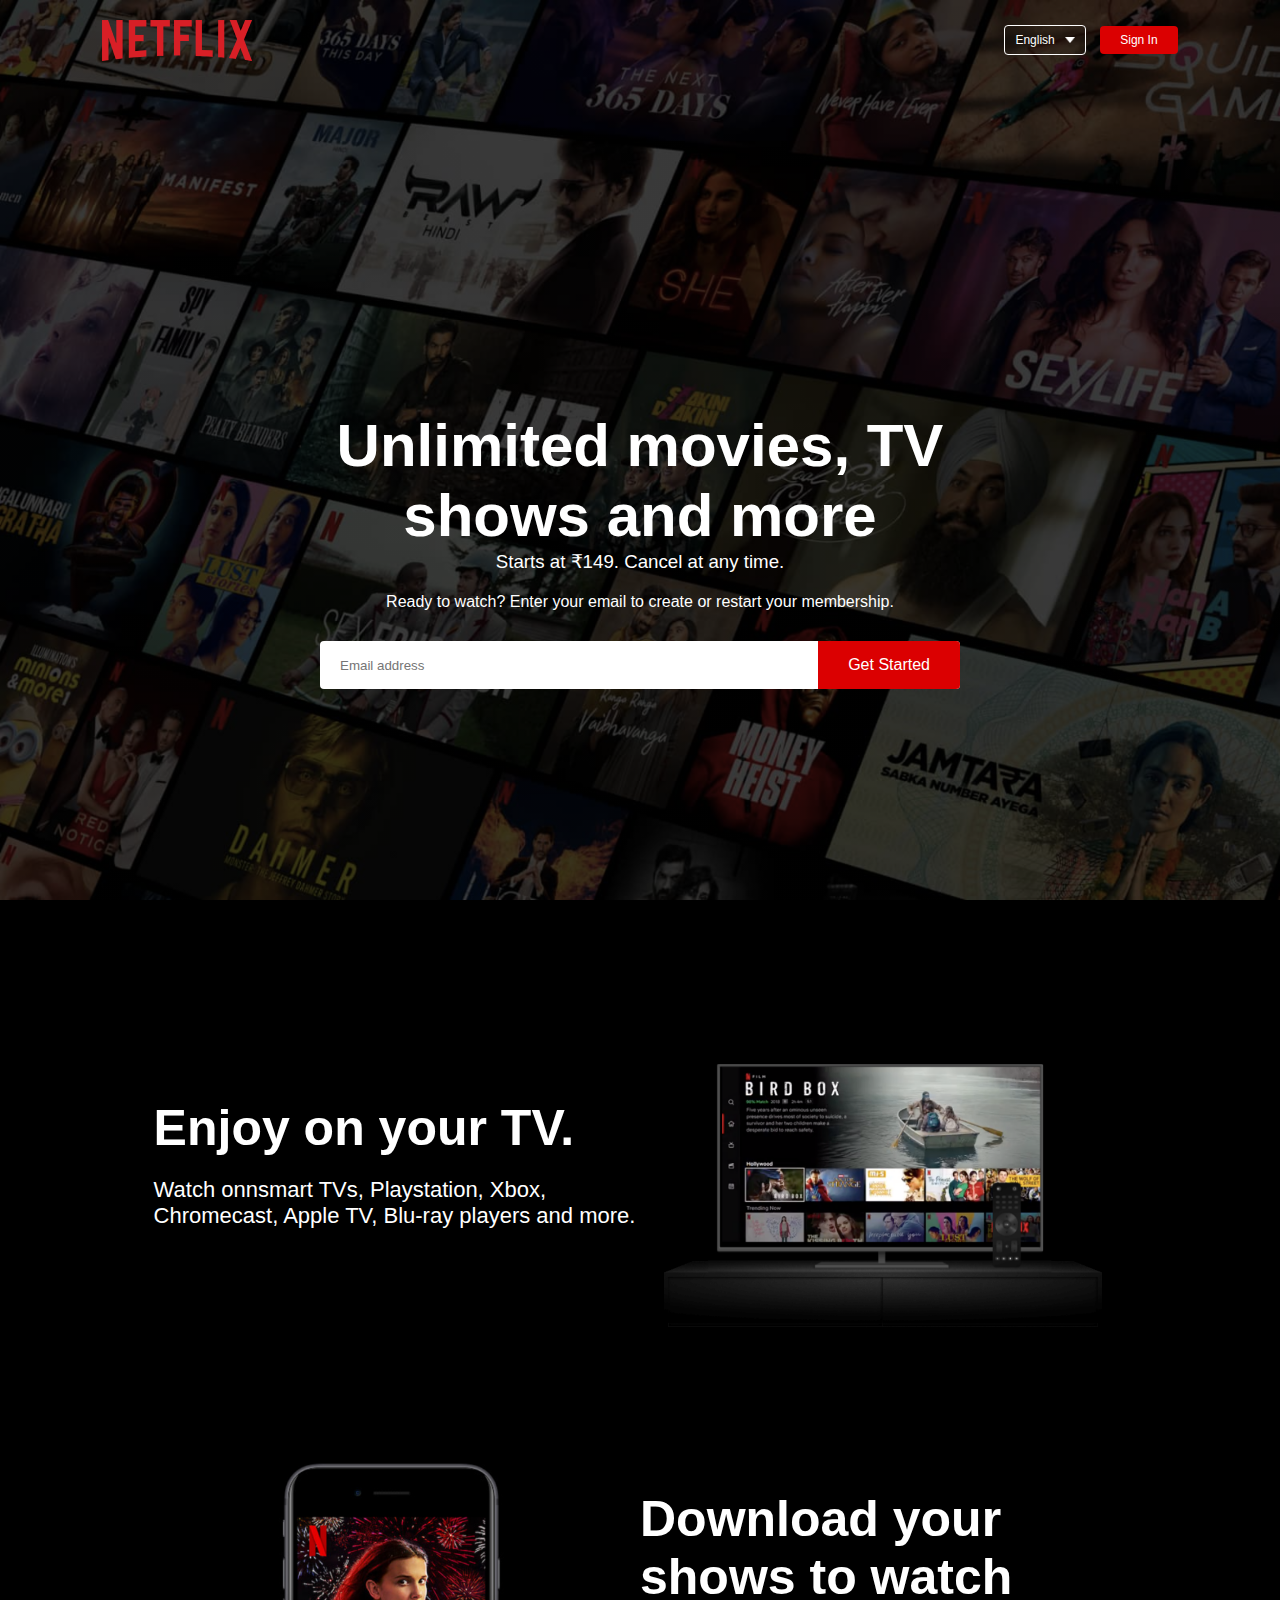
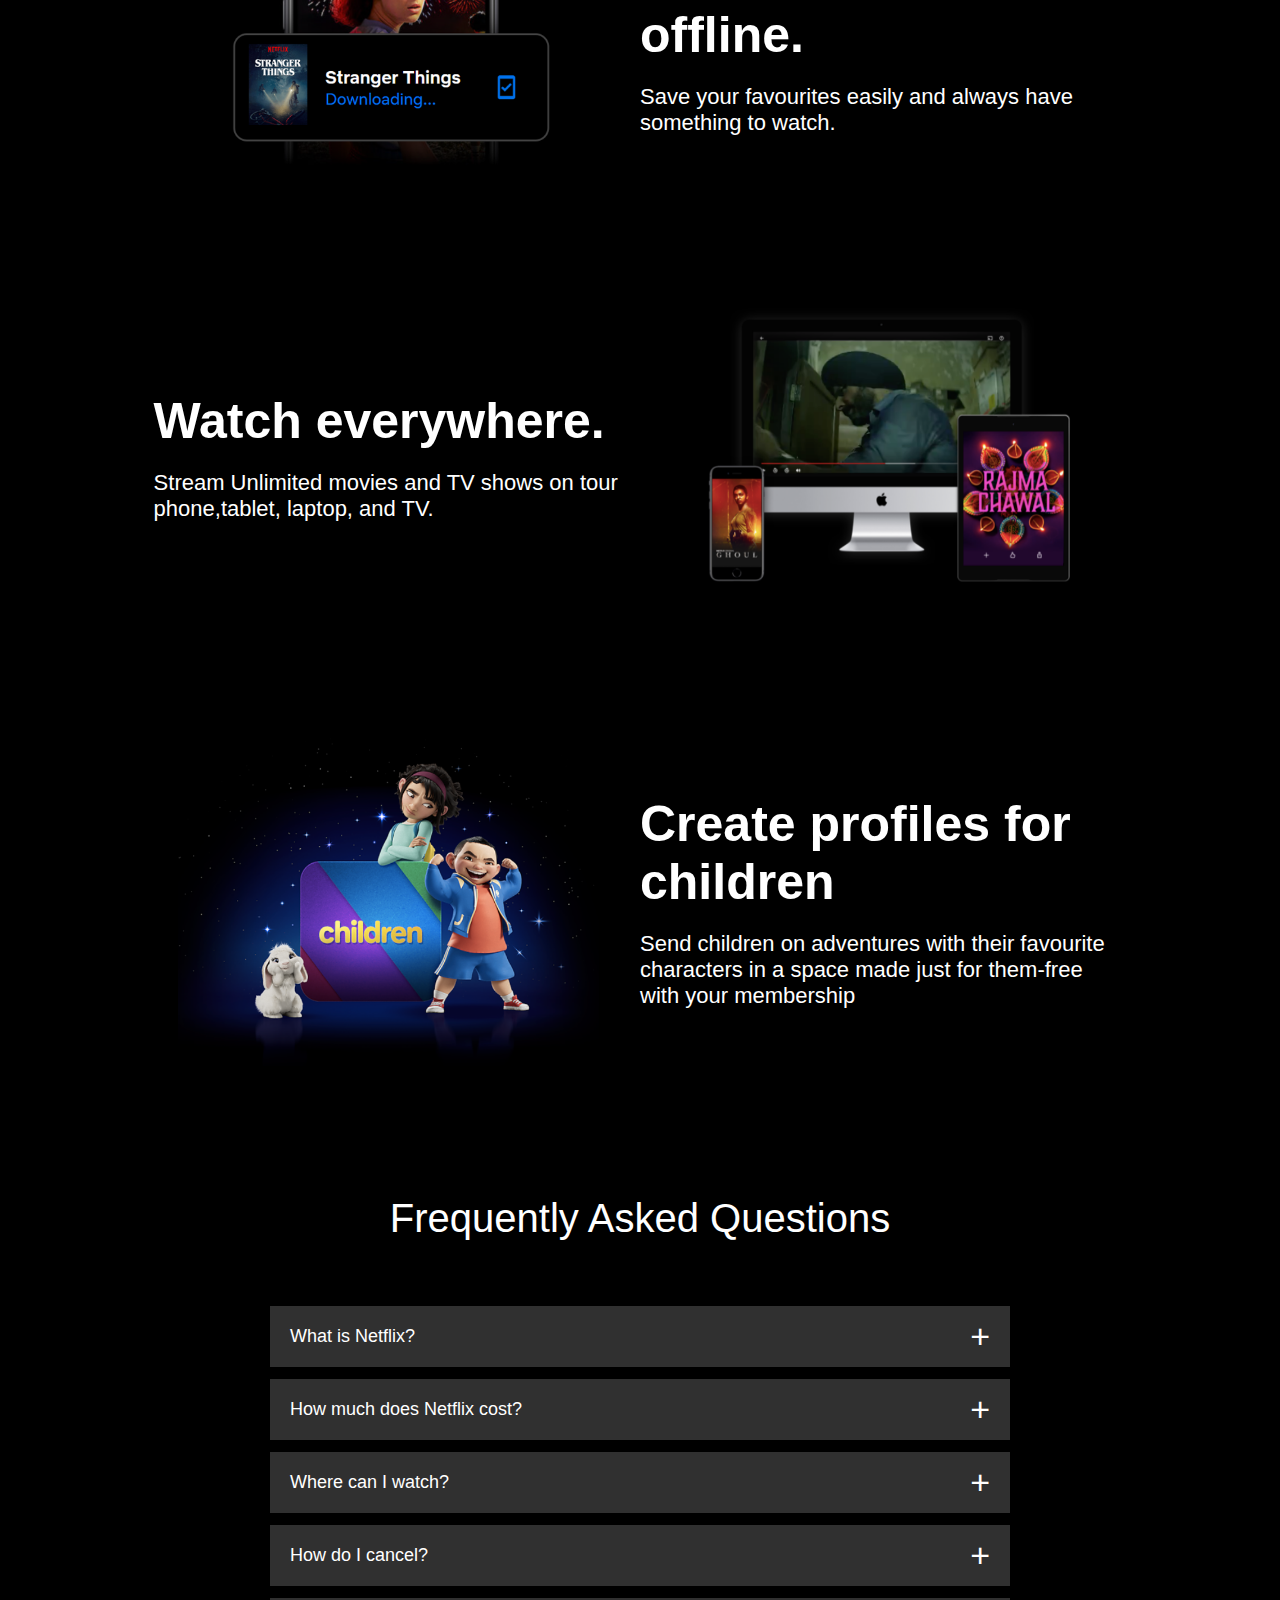
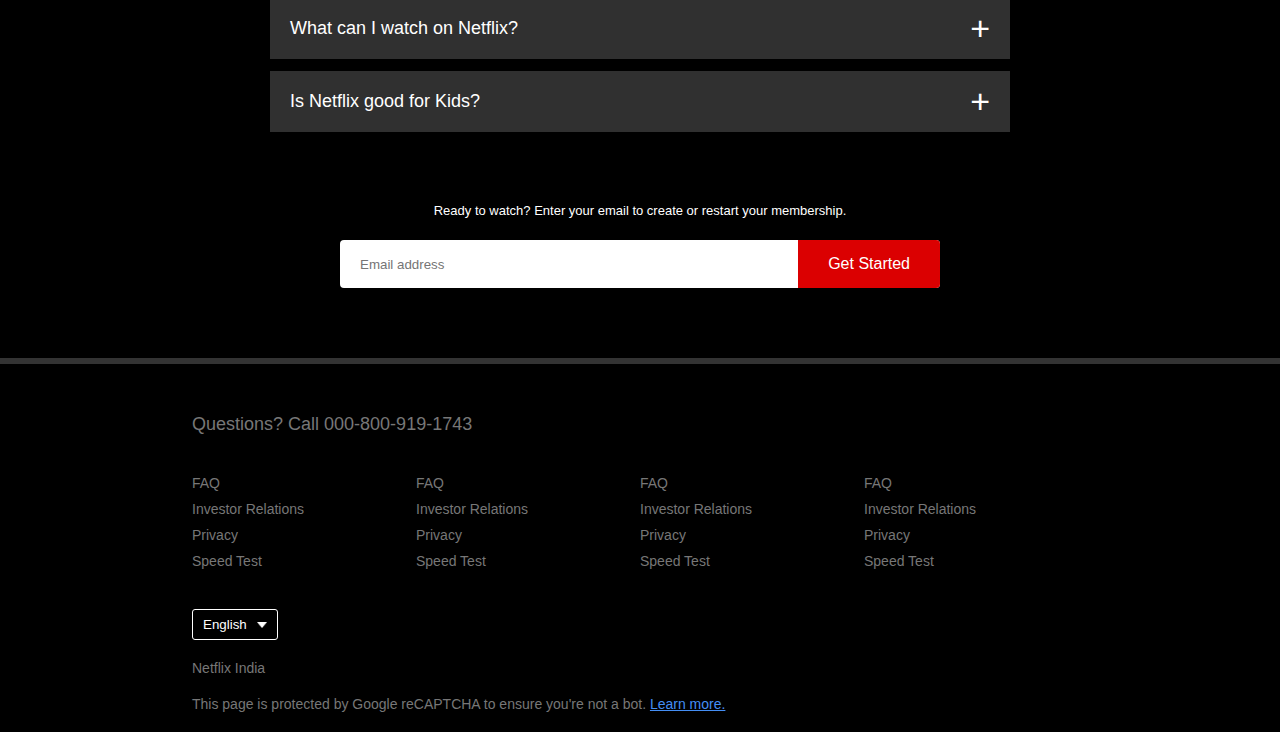
<file: index.html>
<!DOCTYPE html>
<html lang="en">
<head>
    <meta charset="UTF-8">
    <meta name="viewport" content="width=device-width, initial-scale=1.0">
    <link rel="stylesheet" href="style.css">
    <title>NetFlix Clone</title>
</head>
<body>
    <div class="header">
<nav>
    <img src="images/logo.png" alt="noimage" class="logo">
    <div>
        <button class="language-btn">English <img src="images/down-icon.png">
        </button>
<button>Sign In</button></div>
</nav>
<div class="header-content">
    <h1>Unlimited movies, TV shows and more</h1>
    <h3>Starts at ₹149. Cancel at any time.</h3>
    <p>Ready to watch? Enter your email to create or restart your membership.</p>
    <form class="email-signup">
        <input type="email" placeholder="Email address" required>
        <button type="submit">Get Started</button>
    </form>

</div>

    </div>
  <div class="features">
    <div class="row">
        <div class="text-col">
            <h2>Enjoy on your TV.</h2>
            <p>Watch onnsmart TVs, Playstation, Xbox, Chromecast, Apple TV, Blu-ray players and more.</p>
        </div>
        <div class="img-col">
            <img src="images/feature-1.png" >
        </div>
    </div>
    
    <div class="row">
         <div class="img-col">
            <img src="images/feature-2.png" >
        </div>
        <div class="text-col">
            <h2>Download your shows to watch offline.</h2>
            <p>Save your favourites easily and always have something to watch.</p>
        </div>
       
    </div>

    <div class="row">
        <div class="text-col">
            <h2>
                Watch everywhere.
            </h2>
            <p>Stream Unlimited movies and TV shows on tour phone,tablet, laptop, and TV.</p>
        </div>
        <div class="img-col">
            <img src="images/feature-3.png" >
        </div>
    </div>

     
    <div class="row">
         <div class="img-col">
            <img src="images/feature-4.png" >
        </div>
        <div class="text-col">
            <h2>Create profiles for children</h2>
            <p>Send children on adventures with their favourite characters in a space made just for them-free with your membership</p>
        </div>
       
    </div>

   </div>


   <div class="faq">
    <h2>Frequently Asked Questions</h2>
<ul class="accordion">
    <li>
        <input type="radio" name="accordion " id="first">
        <label for="first">What is Netflix?</label>
        <div class="content">
            <p>Netflix is a streaming service that offers a wide variety of award-winning TV shows, movies, anime, documentaries and more – on thousands of internet-connected devices.

You can watch as much as you want, whenever you want, without a single ad – all for one low monthly price. There's always something new to discover, and new TV shows and movies are added every week! </p>
        </div>
    </li>

    <li>
        <input type="radio" name="accordion" id="second">
        <label for="second">How much does Netflix cost?</label>
        <div class="content">
            <p> Watch Netflix on your smartphone, tablet, Smart TV, laptop, or streaming device, all for one fixed monthly fee. Plans range from ₹149 to ₹649 a month. No extra costs, no contracts.</p>
        </div>
    </li>


    <li>
        <input type="radio" name="accordion" id="third">
        <label for="third">Where can I watch?</label>
      <div class="content">
        <p>Watch anywhere, anytime. Sign in with your Netflix account to watch instantly on the web at netflix.com from your personal computer or on any internet-connected device that offers the Netflix app, including smart TVs, smartphones, tablets, streaming media players and game consoles.

You can also download your favourite shows with the iOS or Android app. Use downloads to watch while you're on the go and without an internet connection. Take Netflix with you anywhere.
</p>
      </div>
    </li>

    <li>
        <input type="radio" name="accordion" id="fourth">
        <label for="fourth">How do I cancel?</label>
        <div class="content"><p>
            Netflix is flexible. There are no annoying contracts and no commitments. You can easily cancel your account online in two clicks. There are no cancellation fees – start or stop your account anytime.
        </p></div>
    </li>

    <li>
        <input type="radio" name="accordion" id="fifth">
        <label for="fifth">What can I watch on Netflix?</label>
        <div class="content"><p>Netflix has an extensive library of feature films, documentaries, TV shows, anime, award-winning Netflix originals, and more. Watch as much as you want, anytime you want.</p></div>
    </li>

    <li>
        <input type="radio" name="accordion" id="sixth">
        <label for="sixth">Is Netflix good for Kids?</label>
        <div class="content"><p>The Netflix Kids experience is included in your membership to give parents control while kids enjoy family-friendly TV shows and films in their own space.

Kids profiles come with PIN-protected parental controls that let you restrict the maturity rating of content kids can watch and block specific titles you don’t want kids to see.</p></div>
    </li>



</ul>
<small>Ready to watch? Enter your email to create or restart your membership.</small>

    <form class="email-signup">
        <input type="email" placeholder="Email address" required>
        <button class="submit">Get Started</button>
    </form>

   </div>
   <div class="footer">
    <h2>Questions? Call 000-800-919-1743</h2>
    <div class="row">
        <div class="col">
            <a href="#">FAQ</a>
            <a href="#">Investor Relations </a>
            <a href="#">Privacy</a>
            <a href="#">Speed Test</a>
        </div>
        <div class="col">
            <a href="#">FAQ</a>
            <a href="#">Investor Relations </a>
            <a href="#">Privacy</a>
            <a href="#">Speed Test</a>
        </div>
        <div class="col">
            <a href="#">FAQ</a>
            <a href="#">Investor Relations </a>
            <a href="#">Privacy</a>
            <a href="#">Speed Test</a>
        </div>
        <div class="col">
            <a href="#">FAQ</a>
            <a href="#">Investor Relations </a>
            <a href="#">Privacy</a>
            <a href="#">Speed Test</a>
        </div>
    </div>
    <button class="language-btn">English <img src="images/down-icon.png"></button>
    <p>Netflix India</p>
    <p>This page is protected by Google reCAPTCHA to ensure you're not a bot. <span class="heighlight">Learn more.</span></p>
   </div>
     
</body>
</html>
</file>
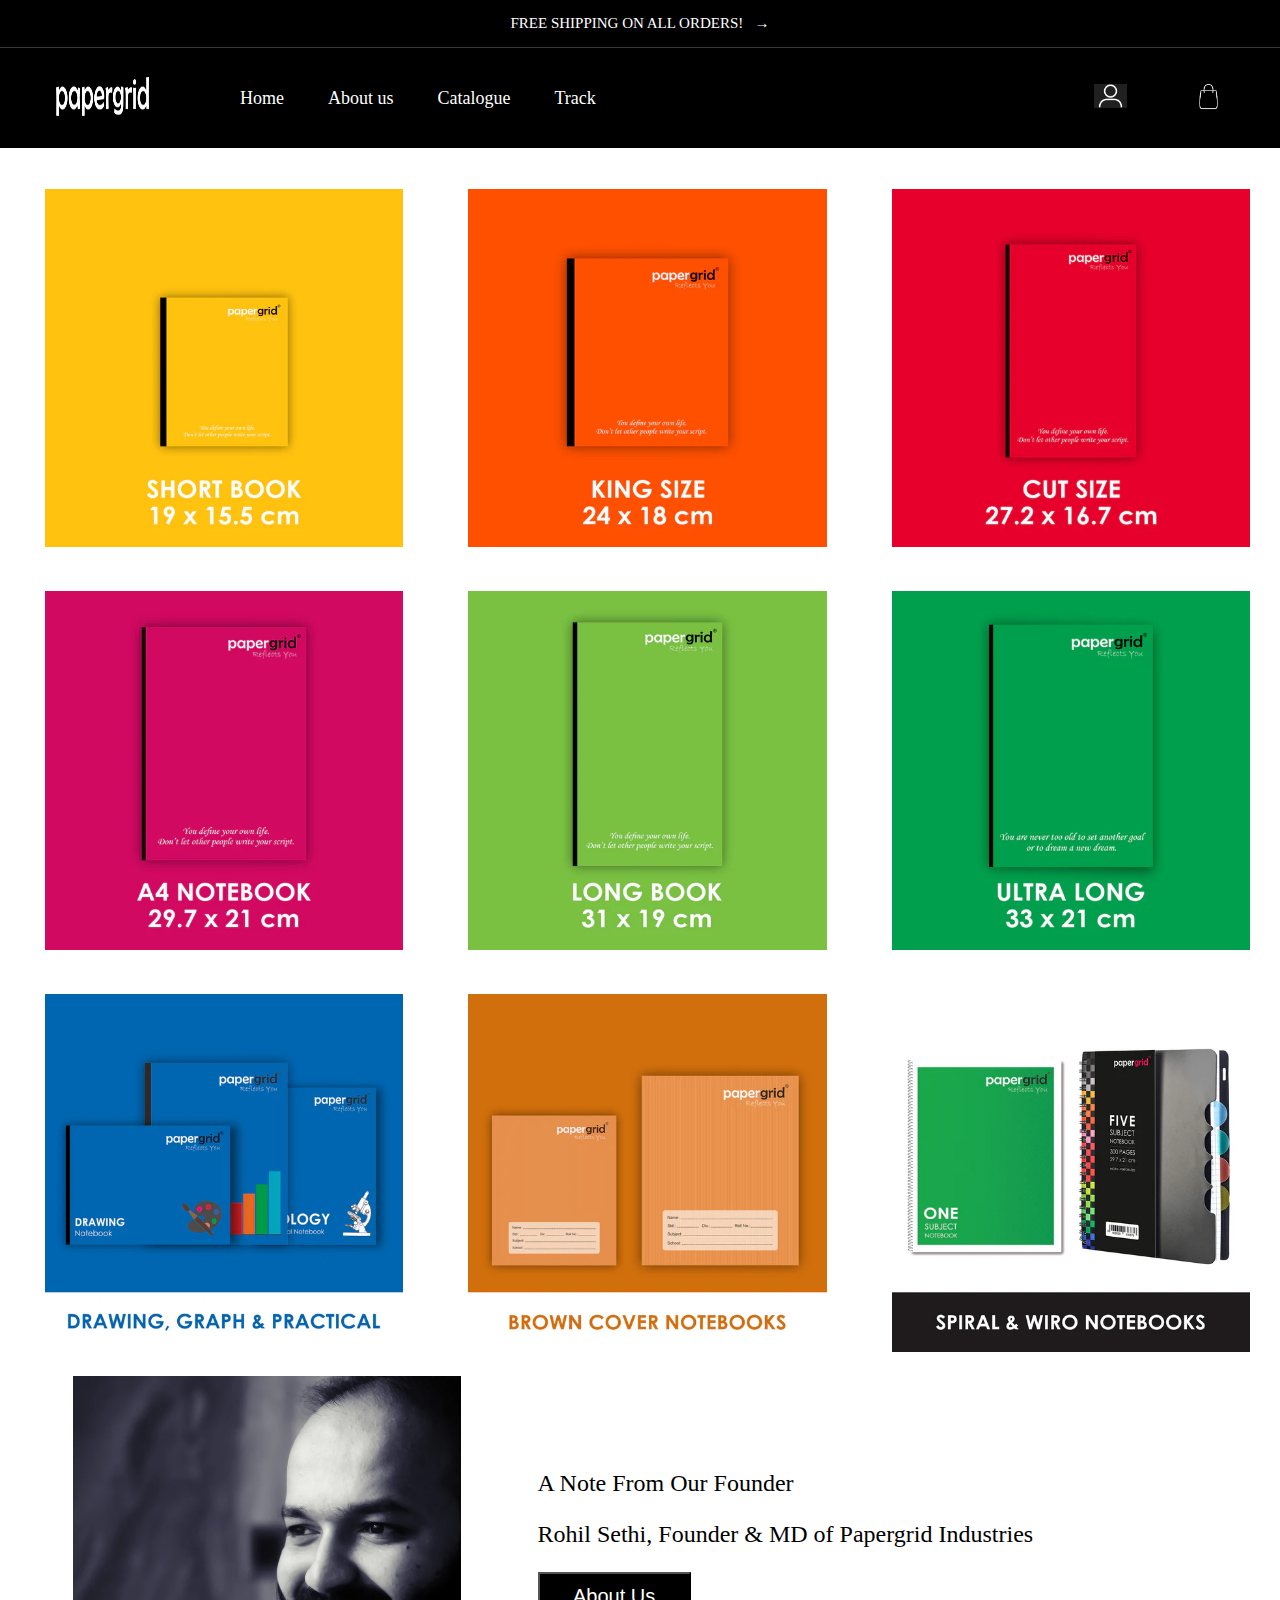
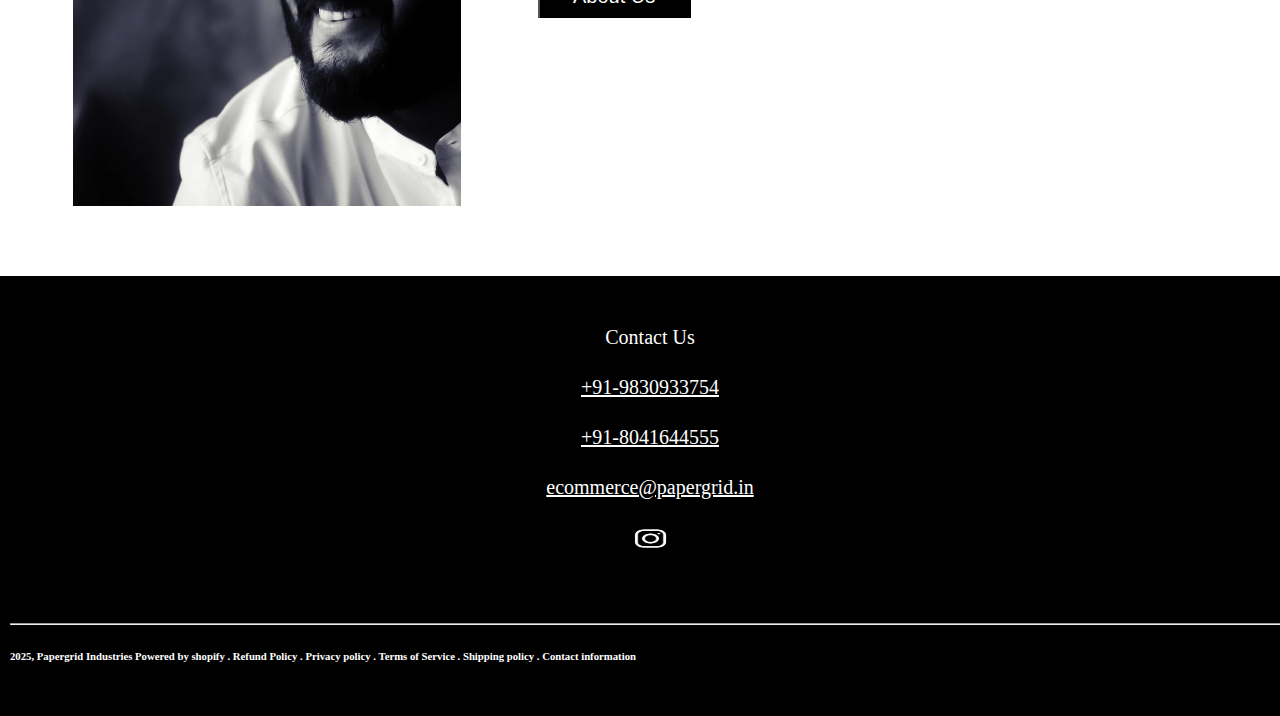
<file: papergrid/index1.html>
<!DOCTYPE html>
<html lang="en">
<head>
    <meta charset="UTF-8">
    <meta name="viewport" content="width=device-width, initial-scale=1.0">
    <title>Papergrid clone</title>
    <link rel="stylesheet" href="style1.css">
 
</head>
<body>
    <div class="header">
        <div class="head-para">FREE SHIPPING ON ALL ORDERS! &nbsp &rarr;</div>
        <div class="head-menubar">
          <div class="paper-grid-align" > <img class="logo" src="imagess/papergridlogo.png" ></div> 
          <div class="menu-bar">
            <a href="#">Home</a>
            <a href="#">About us</a>
            <a href="#">Catalogue</a>
            <a href="#">Track</a>
          </div>
           
          <div class="header-icons">
            <div class="user-icon">
              <img src="/papergrid/imagess/shiteusericonnew.png">
            </div>
            <div class="bag-icon">
              <img src="/papergrid/imagess/lastwhitebag.png">
            </div>
          </div>











        </div>
       
    </div>

    <div class="row">
        <div class="column"><img src="/papergrid/imagess/book1.png"></div>
        <div class="column"><img src="/papergrid/imagess/book2.png" ></div>
   
        <div class="column"><img src="/papergrid/imagess/book3.png" ></div>
        <div class="column"><img src="/papergrid/imagess/book4.png" ></div>
        <div class="column"><img src="/papergrid/imagess/book5.png" ></div>
        <div class="column"><img src="/papergrid/imagess/book6.png" ></div>
        <div class="column"><img src="/papergrid/imagess/book7.png" ></div>
        <div class="column"><img src="/papergrid/imagess/book8.png" ></div>
        <div class="column"><img src="/papergrid/imagess/book9.png" ></div>
      
    </div>
    
<div class="coverpic">
      <img src="/images/coverpic.png" >
    </div>
    <div class="cover-pic2"><p>A Note From Our Founder</p>
    <p>Rohil Sethi, Founder & MD of Papergrid Industries

</p>
<button class="about">About Us</button>
</div>
<br>
<div class="footer"> <p align="center">Contact Us</p>
<a href="#"><p align="center">+91-9830933754</p></a>
<a href="#"><p align="center">+91-8041644555</p></a>
<a href="#"><p align="center">ecommerce@papergrid.in</p></a>
<p align="center"><img  src="/papergrid/imagess/downloadinsta.png" ></p>
<hr>
<h6 style="color: white; font-style: normal;">2025, Papergrid Industries Powered by shopify . Refund Policy . Privacy policy . Terms of Service . Shipping policy . Contact information</h6></div>




    
</body>
</html>
</file>
<file: style.css>
*{
    margin: 0;
    padding: 0;
    font-family: 'poppins',sans-serif;
    box-sizing: border-box;
}

body{
    background: black;
    color: white;
}
.header{
    width: 100%;
    height: 100vh;
     background-image: linear-gradient(rgba(0,0,0,0.7), rgba(0,0,0,0.7)), url('images/header-image.png');
    background-size: cover;
    background-position: center;
    padding: 10px 8%;
    position: relative;
}
nav{
  display: flex;
  align-items: center;
  justify-content: space-between;
  padding: 10px 0;
}
.logo{
    width: 150px;
    cursor: pointer;
}
nav button{
    outline: 0;
    border: 0;
    background: #db0001;
    color: #fff;
    padding: 7px 20px;
    font-size: 12px;
    border-radius: 4px;
    margin-left: 10px;
    cursor: pointer;
}
.language-btn{
    display: inline-flex;
    align-items: center;
    background: transparent;
    border: 1px solid #fff;
    padding: 7px 10px;
}
.language-btn img{
    width: 10px;
    margin-left: 10px;

}
.header-content{
    position: absolute;
    top: 50%;
    left: 50%;
    transform: translate(-50%,-50%);
    text-align: center;
    margin-top: 100px;

}
.header-content h1{
    font-size:60px;
    line-height: 70px;
    font-weight: 600;
    max-width: 650px;
}
.header-content h3{
    font-weight: 400;
    margin-bottom: 20px;


}
.email-signup{
    background: #fff;
    border-radius: 4px;
    display: flex;
    align-items: center;
    margin-top: 30px;
    overflow: hidden;
}
.email-signup input{
    flex: 1;
    border: 0;
    outline: 0;
    margin-left: 20px;
}
/*-----------------------features ----------------------------*/
.email-signup button{
    background:#db0001 ;
    border: 0;
    outline: 0;
    color: #fff;
    font-size: 16px;
    cursor: pointer;
    padding: 15px 30px;
}
.features{
    padding: 50px 12%;
    font-size: 22px;

}
.row{
    display: flex;
    width: 100%;
    align-items: center;
    flex-wrap: wrap;
    padding: 50px 0;

}
.text-col{
    flex-basis: 50%;
    margin-bottom: 20px;
}
.img-col{
    flex-basis: 50%;
    margin-bottom: 20px;
}
.img-col img{
    display: block;
    width: 90%;
    margin: auto;
}
.features h2{
    font-size: 50px;
    font-weight: 600;
    margin-bottom: 20px;
}

/*----------------------------------------faq---------------------*/
.faq{
    padding: 10px 12%;
    text-align: center;
    font-size: 18px;

}
.faq h2{
    font-weight: 500;
    font-size: 40px;
    
}
.accordion{
    margin: 60px auto;
    width: 100%;
    max-width: 750px;
}
 .accordion li{
       list-style: none;
       width: 100%;
       padding: 5px;
 }
  .accordion li label{
    display: flex;
      align-items: center;
      padding: 20px;
      font-size: 18px;
      font-weight: 500;
      background: #303030;
      margin-bottom: 2px;
      cursor: pointer;
      position: relative ;
  }
  label::after{
    content :'+';
    font-size: 34px;
    position: absolute;
    right: 20px;
    

  }
  input[type="radio"]{
    display: none;
  }

  .accordion .content{
    background: #303030;
    text-align: left;
    padding: 0 20px;
    max-height: 0;
    overflow: hidden;
    transition: max-height 0.5s,padding 0.5s;
  }

  .accordion input[type="radio"]:checked + label + .content{
    max-height: 600px;
    padding: 30px 20px;


  }
  .accordion input[type="radio"]:checked + label ::after{
    transform: rotate(135deg);
  }
  .faq .email-signup{
    max-width: 600px;
    margin: 20px auto 60px;
    

  }
  .faq small{
    font-size: 13px;

  }

  /*_-------------------footer------------------------*/

  .footer{
    padding: 50px 15% 10px;
    border-top: 6px solid #333;
    color: #777;

  }
  .footer h2{
    font-size: 18px;
    font-weight: 400;
    margin-bottom: 30px;
     
  }
  .footer .col{
    flex-basis:25%;
    flex-grow: 1;
    margin-bottom: 20px;
  }
  .footer .col a{
    display: block;
    text-decoration: none;
    color: #777;
    font-size: 14px;
    margin-bottom: 10px;
  }
  .footer .row{
    align-items: flex-start;
    padding: 10px 0;

  }

  .footer .language-btn{
    color: white;
    padding: 10p 20px;
    border-radius: 3px;
  }
  .footer p{
    
    margin-top: 20px;
    margin-bottom: 10px;
    font-size: 14px;
  }
  .heighlight{
    color:rgb(68, 142, 244);
    text-decoration: underline;
  }
</file>
<file: papergrid/style1.css>
body{
    min-height: 100vh;
    margin: 0;

}
.head-para{
    display: flex;
   
    background-color: black;
    color: white;
    justify-content: center;
     padding-top:15px; 
    padding-bottom:15px;
    
        font-size :15px;
        font-style: normal;
      border-bottom: 1px solid  rgb(58, 53, 53);
      
        

}
.head-menubar{
   display: flex;
   flex-direction: row;
    background-color: black;
    height: 100px;
    align-items: center;
    justify-content: space-between;
    text-decoration: none;
}
.logo{
        height: 39px;
    width: 93px;
    margin: 56px;
    cursor: pointer;
}
.paper-grid-align{
    width: 200px;
  
}
.menu-bar{
        flex: 5;
    color: white;
    cursor: pointer;
    
}
.menu-bar a{
   color: white;
    text-decoration: none;
    font-size: 18px;
    font-style: normal;
    margin-left: 20px;
        padding-left: 20px;
        
}
.menu-bar a:hover ,
.menu-bar a:active{
    text-decoration: underline;

}

.column img{
    width: 100%;
}
.row{
    margin-top: 21px;
}
.row::after {
       
  content: "";
  clear: both;
  display: table;
}


   .column {
    margin-left: 25px;
    float: left;
    padding: 20px;
    width: 28%;

}
.coverpic img{
    margin-left: 51px;
    width: 32%;
    display: block;
    box-sizing: border-box;
    height: 500px;
    float:left;
    object-fit: cover;
    padding-left: 22px;
    padding-bottom: 70px;
}
.cover-pic2{
        background-color: white;
    float: right;
    width: 58%;
    height: 300;
    justify-content: center;
    padding-bottom: 30px;
    align-items: flex-start;
    margin-top: 70px;
    font-size: 24px;
    font-style: normal;
    margin-left: 20px;
}
.about{
    background-color: black;
    color: white;
    height: 46px;
    width: 153px;
    font-size: 20px;
    cursor: pointer;
    border-bottom: 20px;
}
.footer{
   
    width: 100%;
    height: 30px;
}

  
    .footer {
        padding-top: 50px;
  background-color: black; /* or any color */
  margin-top: 20px;
  padding: 10px;
  height: 400px;
     padding-top: 30px;
  clear: both; /* ⬅ Ensures it starts on a new line */
}
.footer a{
    color: white;
}

.footer p{
    color: white;
    font-size:20px;
    padding-bottom: 7px;
    cursor: pointer;
}
.footer img {
    width: 45px;
    height: 25px;
 
    padding-bottom: 40px;
   
}

.header-icons {
  display: flex;
  align-items: center;   
  gap: 10px;              
 margin-left: auto;    
}

.header-icons img {
    width: 33px;
    height: 33px;
    object-fit: contain;
    cursor: pointer;
    padding-right: 55px;}
</file>
